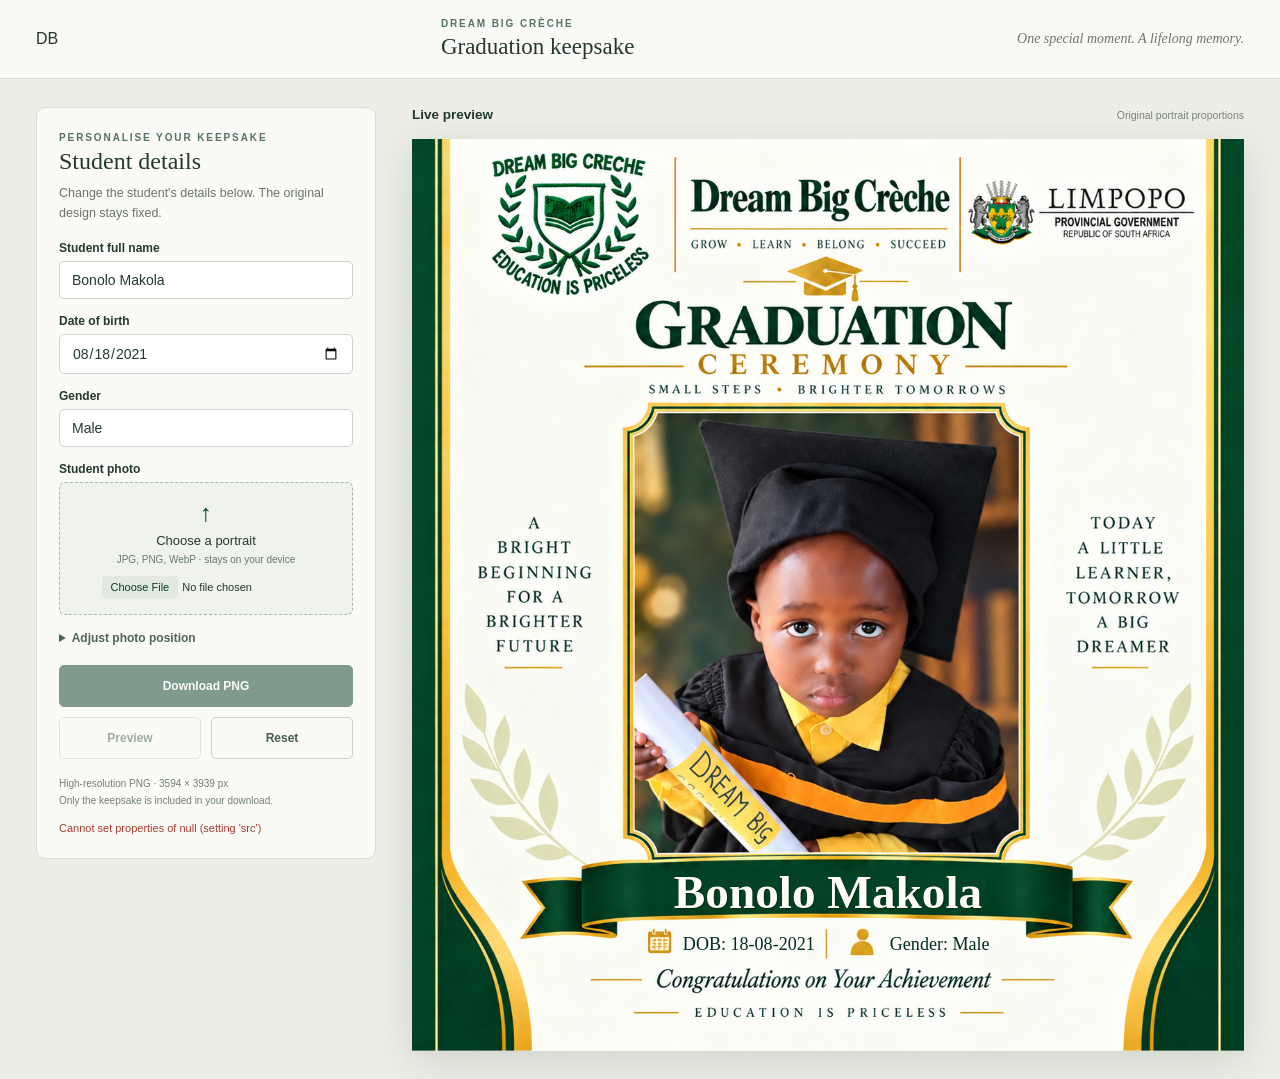
<file: index.html>
<!doctype html>
<html lang="en">
<head>
  <meta charset="utf-8">
  <meta name="viewport" content="width=device-width, initial-scale=1">
  <meta name="theme-color" content="#063e28">
  <title>Dream Big Crèche · Graduation Keepsake</title>
  <link rel="stylesheet" href="style.css">
  <script src="script.js" defer></script>
</head>
<body>
  <header class="app-header">
    <span class="brand-mark" aria-hidden="true">DB</span>
    <div><p class="eyebrow">DREAM BIG CRÈCHE</p><h1>Graduation keepsake</h1></div>
    <span class="header-note">One special moment. A lifelong memory.</span>
  </header>
  <main class="workspace">
    <aside class="editor" aria-labelledby="editor-title">
      <p class="eyebrow">PERSONALISE YOUR KEEPSAKE</p>
      <h2 id="editor-title">Student details</h2>
      <p class="intro">Change the student's details below. The original design stays fixed.</p>
      <form id="student-form">
        <label for="student-name">Student full name</label>
        <input id="student-name" name="student-name" type="text" value="Bonolo Makola" maxlength="80" autocomplete="off" required>
        <label for="student-dob">Date of birth</label>
        <input id="student-dob" name="student-dob" type="date" value="2021-08-18" required>
        <label for="student-gender">Gender</label>
        <input id="student-gender" name="student-gender" type="text" value="Male" maxlength="30" autocomplete="off" required>
        <label for="student-photo">Student photo</label>
        <div class="upload-box">
          <span class="upload-symbol" aria-hidden="true">↑</span>
          <span>Choose a portrait</span>
          <small>JPG, PNG, WebP · stays on your device</small>
          <input id="student-photo" name="student-photo" type="file" accept="image/jpeg,image/png,image/webp">
        </div>
        <details class="photo-adjustments">
          <summary>Adjust photo position</summary>
          <label for="photo-x">Horizontal position</label>
          <input id="photo-x" type="range" min="0" max="100" value="50">
          <label for="photo-y">Vertical position</label>
          <input id="photo-y" type="range" min="0" max="100" value="50">
          <label for="photo-zoom">Photo zoom</label>
          <input id="photo-zoom" type="range" min="100" max="200" value="100">
          <small>Drag the portrait in the preview to reposition it.</small>
        </details>
        <button id="download" class="button primary" type="button" disabled>Download PNG</button>
        <div class="secondary-actions">
          <button id="preview" class="button secondary" type="button" disabled>Preview</button>
          <button id="reset" class="button secondary" type="reset">Reset</button>
        </div>
      </form>
      <p class="export-note">High-resolution PNG · 3594 × 3939 px<br>Only the keepsake is included in your download.</p>
      <p id="status" class="status" role="status" aria-live="polite">Preparing your keepsake…</p>
    </aside>
    <section class="preview-panel" aria-labelledby="preview-title">
      <div class="preview-heading"><h2 id="preview-title">Live preview</h2><span>Original portrait proportions</span></div>
      <div id="poster-stage" class="poster-stage">
        <article id="graduation-card" class="graduation-card" aria-label="Dream Big Crèche graduation keepsake for Bonolo Makola">
          <img id="fixed-artwork" class="fixed-artwork" alt="Cream, green and gold Dream Big Crèche graduation design with Dream Big Crèche and Limpopo Provincial Government logos, ornate frame, leaves, side quotes and ribbon" draggable="false">
          <svg class="clip-definitions" width="0" height="0" aria-hidden="true"><defs><clipPath id="portrait-clip" clipPathUnits="objectBoundingBox"><path d="M .061041 0 H .938959 C .949731 .029921 .96948 .045669 1 .053543 V .946457 C .96948 .954331 .949731 .973228 .938959 1 H .061041 C .050269 .973228 .03052 .954331 0 .946457 V .053543 C .03052 .045669 .050269 .029921 .061041 0 Z"/></clipPath></defs></svg>
          <div id="portrait-window" class="portrait-window"><img id="student-portrait" alt="Bonolo Makola's graduation portrait" draggable="false"></div>
          <div id="name-label" class="name-label">Bonolo Makola</div>
          <div id="dob-label" class="dob-label">DOB: 18-08-2021</div>
          <div id="gender-label" class="gender-label">Gender: Male</div>
          <div class="sr-only">Dream Big Crèche. Limpopo Provincial Government, Republic of South Africa. Grow · Learn · Belong · Succeed. Graduation Ceremony. Small Steps · Brighter Tomorrows. A bright beginning for a brighter future. Today a little learner, tomorrow a big dreamer. Congratulations on Your Achievement. Education is Priceless.</div>
        </article>
      </div>
    </section>
  </main>
  <dialog id="preview-dialog" aria-labelledby="dialog-title">
    <div class="dialog-toolbar"><h2 id="dialog-title">Your graduation keepsake</h2><button id="close-preview" class="button secondary" type="button">Close</button></div>
    <img id="full-preview" alt="Full graduation keepsake preview">
  </dialog>
</body>
</html>
</file>
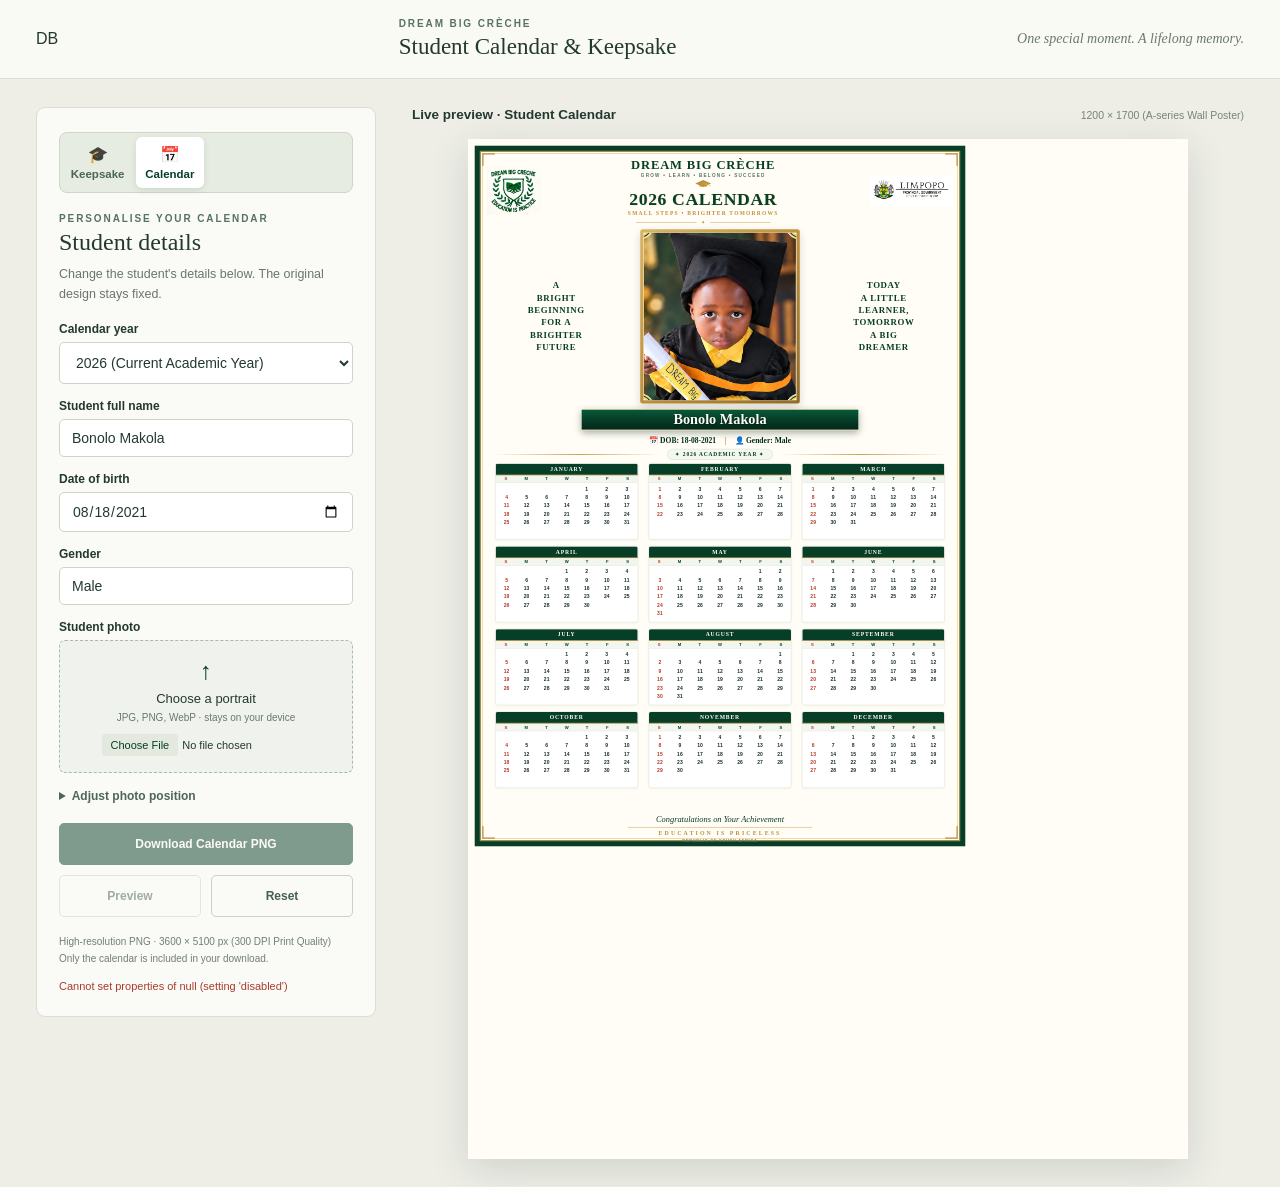
<file: calendar.html>
<!doctype html>
<html lang="en">
<head>
  <meta charset="utf-8">
  <meta name="viewport" content="width=device-width, initial-scale=1">
  <meta name="theme-color" content="#063e28">
  <title>Dream Big Crèche · Student Calendar & Keepsake</title>
  <link rel="stylesheet" href="style.css">
  <script src="reference-data.js"></script>
  <script src="script.js" defer></script>
</head>
<body>
  <header class="app-header">
    <span class="brand-mark" aria-hidden="true">DB</span>
    <div>
      <p class="eyebrow">DREAM BIG CRÈCHE</p>
      <h1>Student Calendar & Keepsake</h1>
    </div>
    <span class="header-note">One special moment. A lifelong memory.</span>
  </header>
  <main class="workspace">
    <aside class="editor" aria-labelledby="editor-title">
      <!-- Template Selector Tabs -->
      <div class="template-selector" role="tablist" aria-label="Template selection">
        <button type="button" id="tab-graduation" class="template-tab" role="tab" aria-selected="false">
          <span class="tab-icon">🎓</span> Keepsake
        </button>
        <button type="button" id="tab-calendar" class="template-tab active" role="tab" aria-selected="true">
          <span class="tab-icon">📅</span> Calendar
        </button>
      </div>

      <p class="eyebrow">PERSONALISE YOUR CALENDAR</p>
      <h2 id="editor-title">Student details</h2>
      <p class="intro">Change the student's details below. The original design stays fixed.</p>

      <form id="student-form">
        <!-- Calendar Year Selector -->
        <div id="calendar-year-group">
          <label for="calendar-year">Calendar year</label>
          <select id="calendar-year" name="calendar-year">
            <option value="2026" selected>2026 (Current Academic Year)</option>
            <option value="2027">2027 (Upcoming Academic Year)</option>
            <option value="2025">2025</option>
            <option value="2028">2028</option>
          </select>
        </div>

        <label for="student-name">Student full name</label>
        <input id="student-name" name="student-name" type="text" value="Bonolo Makola" maxlength="80" autocomplete="off" required>

        <label for="student-dob">Date of birth</label>
        <input id="student-dob" name="student-dob" type="date" value="2021-08-18" required>

        <label for="student-gender">Gender</label>
        <input id="student-gender" name="student-gender" type="text" value="Male" maxlength="30" autocomplete="off" required>

        <label for="student-photo">Student photo</label>
        <div class="upload-box">
          <span class="upload-symbol" aria-hidden="true">↑</span>
          <span>Choose a portrait</span>
          <small>JPG, PNG, WebP · stays on your device</small>
          <input id="student-photo" name="student-photo" type="file" accept="image/jpeg,image/png,image/webp">
        </div>

        <details class="photo-adjustments">
          <summary>Adjust photo position</summary>
          <label for="photo-x">Horizontal position</label>
          <input id="photo-x" type="range" min="0" max="100" value="50">
          <label for="photo-y">Vertical position</label>
          <input id="photo-y" type="range" min="0" max="100" value="50">
          <label for="photo-zoom">Photo zoom</label>
          <input id="photo-zoom" type="range" min="100" max="200" value="100">
          <small>Drag the portrait in the preview to reposition it.</small>
        </details>

        <button id="download" class="button primary" type="button" disabled>Download Calendar PNG</button>
        <div class="secondary-actions">
          <button id="preview" class="button secondary" type="button" disabled>Preview</button>
          <button id="reset" class="button secondary" type="reset">Reset</button>
        </div>
      </form>

      <p class="export-note" id="export-note-text">High-resolution PNG · 3600 × 5100 px (300 DPI Print Quality)<br>Only the calendar is included in your download.</p>
      <p id="status" class="status" role="status" aria-live="polite">Preparing your calendar…</p>
    </aside>

    <section class="preview-panel" aria-labelledby="preview-title">
      <div class="preview-heading">
        <h2 id="preview-title">Live preview · Student Calendar</h2>
        <span id="preview-sub">1200 × 1700 (A-series Wall Poster)</span>
      </div>

      <div id="poster-stage" class="poster-stage mode-calendar">
        <!-- 1. Graduation Card -->
        <article id="graduation-card" class="graduation-card" aria-label="Dream Big Crèche graduation keepsake for Bonolo Makola" hidden>
          <img id="fixed-artwork" class="fixed-artwork" alt="Dream Big Crèche graduation design" draggable="false">
          <svg class="clip-definitions" width="0" height="0" aria-hidden="true">
            <defs>
              <clipPath id="portrait-clip" clipPathUnits="objectBoundingBox">
                <path d="M .061041 0 H .938959 C .949731 .029921 .96948 .045669 1 .053543 V .946457 C .96948 .954331 .949731 .973228 .938959 1 H .061041 C .050269 .973228 .03052 .954331 0 .946457 V .053543 C .03052 .045669 .050269 .029921 .061041 0 Z"/>
              </clipPath>
            </defs>
          </svg>
          <div id="portrait-window" class="portrait-window">
            <img id="student-portrait" alt="Bonolo Makola's graduation portrait" draggable="false">
          </div>
          <div id="name-label" class="name-label">Bonolo Makola</div>
          <div id="dob-label" class="dob-label">DOB: 18-08-2021</div>
          <div id="gender-label" class="gender-label">Gender: Male</div>
        </article>

        <!-- 2. Student Calendar Card -->
        <article id="calendar-card" class="calendar-card" aria-label="Dream Big Crèche 2026 Student Calendar for Bonolo Makola">
          <div class="cal-border-outer"></div>
          <div class="cal-border-gold"></div>
          <div class="cal-border-inner"></div>
          <div class="cal-corner cal-corner-tl"></div>
          <div class="cal-corner cal-corner-tr"></div>
          <div class="cal-corner cal-corner-bl"></div>
          <div class="cal-corner cal-corner-br"></div>

          <header class="cal-header">
            <div class="cal-logo-left">
              <img src="assets/logo-reference.png" alt="Dream Big Crèche Crest" class="cal-crest-img">
            </div>
            <div class="cal-header-center">
              <div class="cal-eyebrow">DREAM BIG CRÈCHE</div>
              <div class="cal-motto">GROW • LEARN • BELONG • SUCCEED</div>
              <div class="cal-cap-wrap">
                <svg class="cal-grad-cap" viewBox="0 0 100 50">
                  <polygon points="50,5 95,25 50,45 5,25" fill="#bd913e"/>
                  <polygon points="25,28 75,28 70,42 30,42" fill="#bd913e"/>
                  <line x1="50" y1="25" x2="88" y2="35" stroke="#e5c365" stroke-width="3"/>
                  <circle cx="88" cy="37" r="3.5" fill="#e5c365"/>
                </svg>
              </div>
              <h1 class="cal-title"><span id="cal-title-year">2026</span> CALENDAR</h1>
              <div class="cal-slogan">SMALL STEPS • BRIGHTER TOMORROWS</div>
              <div class="cal-gold-rule"><span>✦</span></div>
            </div>
            <div class="cal-logo-right">
              <img src="assets/limpopo-logo.png" alt="Limpopo Provincial Government" class="cal-limpopo-img">
            </div>
          </header>

          <section class="cal-student-section">
            <div class="cal-side-quote cal-quote-left">
              <p>A<br>BRIGHT<br>BEGINNING<br>FOR A<br>BRIGHTER<br>FUTURE</p>
            </div>

            <div id="cal-portrait-frame" class="cal-portrait-frame">
              <div id="cal-portrait-window" class="cal-portrait-window">
                <img id="cal-student-portrait" alt="Student Calendar Portrait" draggable="false">
              </div>
            </div>

            <div class="cal-side-quote cal-quote-right">
              <p>TODAY<br>A LITTLE<br>LEARNER,<br>TOMORROW<br>A BIG<br>DREAMER</p>
            </div>
          </section>

          <div class="cal-identity-section">
            <div class="cal-ribbon">
              <div id="cal-name-label" class="cal-name-label">Bonolo Makola</div>
            </div>
            <div class="cal-meta-row">
              <div id="cal-dob-label" class="cal-dob-label">📅  DOB: 18-08-2021</div>
              <span class="cal-meta-sep">|</span>
              <div id="cal-gender-label" class="cal-gender-label">👤  Gender: Male</div>
            </div>
          </div>

          <div class="cal-section-divider">
            <span class="cal-div-line"></span>
            <span class="cal-div-badge" id="cal-academic-badge">✦  2026 ACADEMIC YEAR  ✦</span>
            <span class="cal-div-line"></span>
          </div>

          <div id="cal-months-grid" class="cal-months-grid">
            <!-- Populated dynamically by script.js -->
          </div>

          <footer class="cal-footer">
            <div class="cal-footer-congrats">Congratulations on Your Achievement</div>
            <div class="cal-footer-rule"></div>
            <div class="cal-footer-slogan">EDUCATION IS PRICELESS</div>
            <div class="cal-footer-sub">REPUBLIC OF SOUTH AFRICA</div>
          </footer>
        </article>
      </div>
    </section>
  </main>
  <dialog id="preview-dialog" aria-labelledby="dialog-title">
    <div class="dialog-toolbar">
      <h2 id="dialog-title">Your student calendar preview</h2>
      <button id="close-preview" class="button secondary" type="button">Close</button>
    </div>
    <img id="full-preview" alt="Full calendar preview">
  </dialog>
</body>
</html>
</file>
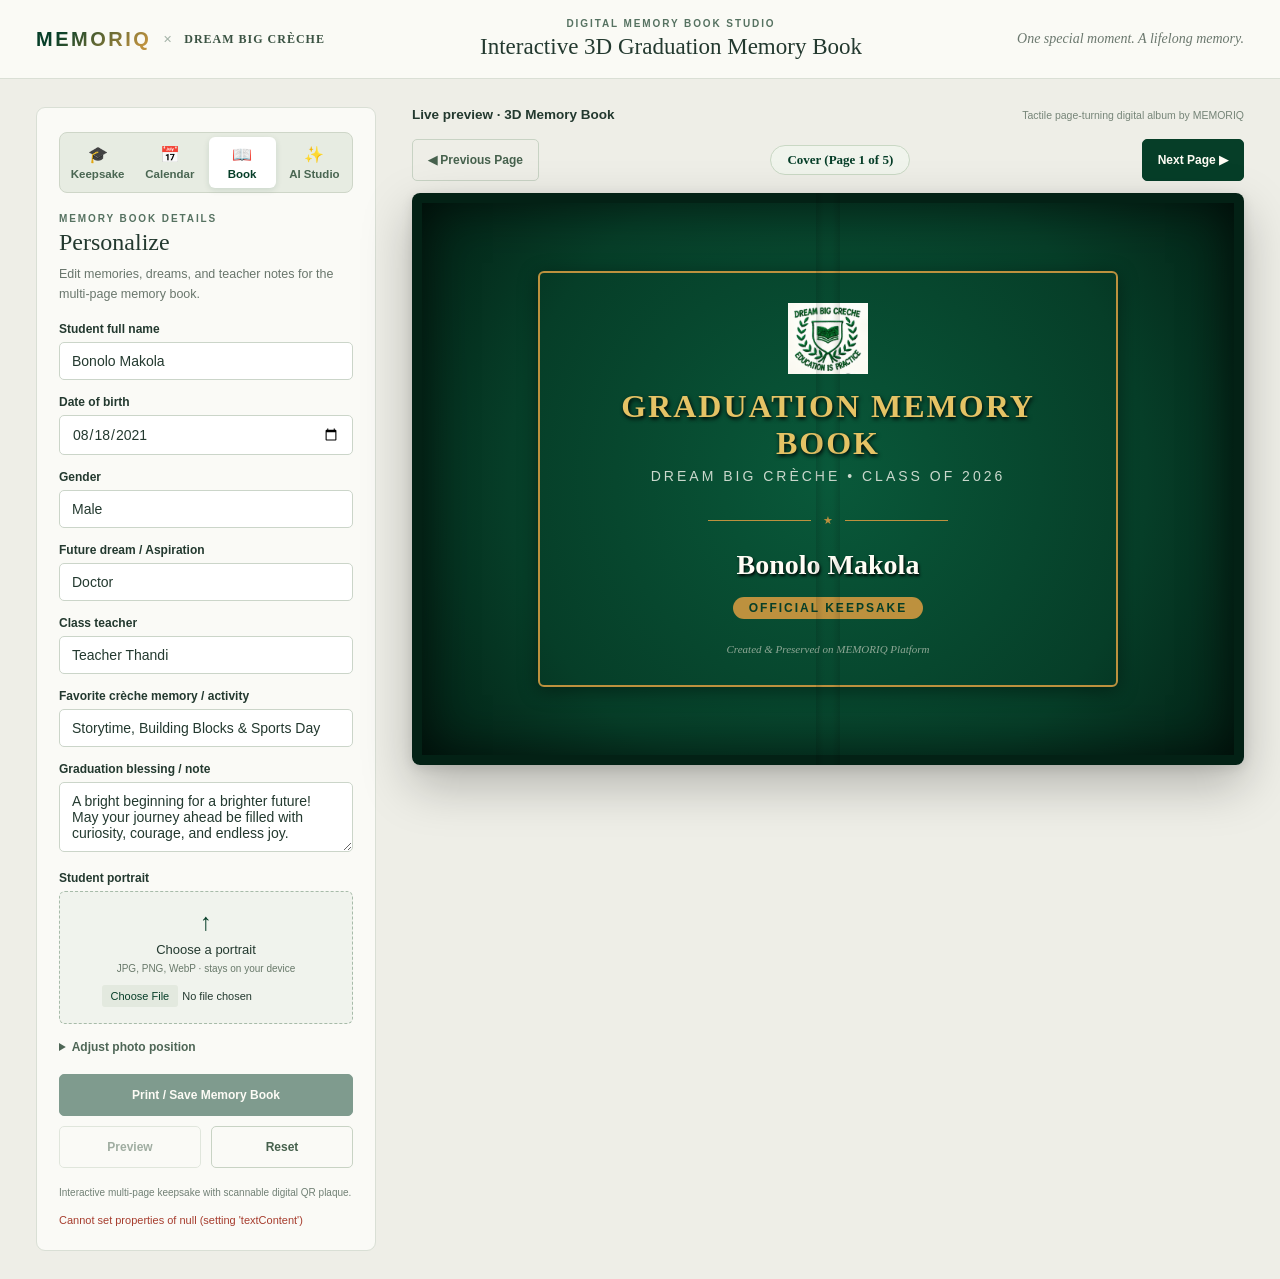
<file: memory-book.html>
<!doctype html>
<html lang="en">
<head>
  <meta charset="utf-8">
  <meta name="viewport" content="width=device-width, initial-scale=1">
  <meta name="theme-color" content="#063e28">
  <title>MEMORIQ · 3D Graduation Memory Book & Keepsake</title>
  <link rel="stylesheet" href="style.css">
  <script src="reference-data.js"></script>
  <script src="qr-generator.js"></script>
  <script src="ai-engine.js"></script>
  <script src="script.js" defer></script>
</head>
<body>
  <header class="app-header">
    <div class="brand-cluster">
      <span class="memoriq-logo">MEMORIQ</span>
      <span class="brand-divider">✕</span>
      <span class="creche-badge">DREAM BIG CRÈCHE</span>
    </div>
    <div class="header-center">
      <p class="eyebrow">DIGITAL MEMORY BOOK STUDIO</p>
      <h1>Interactive 3D Graduation Memory Book</h1>
    </div>
    <span class="header-note">One special moment. A lifelong memory.</span>
  </header>

  <main class="workspace">
    <aside class="editor" aria-labelledby="editor-title">
      <div class="template-selector" role="tablist">
        <button type="button" id="tab-graduation" class="template-tab" role="tab" aria-selected="false">
          <span class="tab-icon">🎓</span> Keepsake
        </button>
        <button type="button" id="tab-calendar" class="template-tab" role="tab" aria-selected="false">
          <span class="tab-icon">📅</span> Calendar
        </button>
        <button type="button" id="tab-book" class="template-tab active" role="tab" aria-selected="true">
          <span class="tab-icon">📖</span> Book
        </button>
        <button type="button" id="tab-ai" class="template-tab" role="tab" aria-selected="false">
          <span class="tab-icon">✨</span> AI Studio
        </button>
      </div>

      <p class="eyebrow">MEMORY BOOK DETAILS</p>
      <h2 id="editor-title">Personalize</h2>
      <p class="intro">Edit memories, dreams, and teacher notes for the multi-page memory book.</p>

      <form id="student-form">
        <div id="calendar-year-group" style="display: none;">
          <label for="calendar-year">Academic calendar year</label>
          <select id="calendar-year" name="calendar-year">
            <option value="2026" selected>2026 (Current Academic Year)</option>
            <option value="2027">2027 (Upcoming Academic Year)</option>
            <option value="2025">2025</option>
            <option value="2028">2028</option>
          </select>
        </div>

        <label for="student-name">Student full name</label>
        <input id="student-name" name="student-name" type="text" value="Bonolo Makola" maxlength="80" required>

        <label for="student-dob">Date of birth</label>
        <input id="student-dob" name="student-dob" type="date" value="2021-08-18" required>

        <label for="student-gender">Gender</label>
        <input id="student-gender" name="student-gender" type="text" value="Male" maxlength="30" required>

        <div id="memory-book-fields">
          <label for="student-dream">Future dream / Aspiration</label>
          <input id="student-dream" name="student-dream" type="text" value="Doctor" maxlength="50">

          <label for="teacher-name">Class teacher</label>
          <input id="teacher-name" name="teacher-name" type="text" value="Teacher Thandi" maxlength="60">

          <label for="favorite-memory">Favorite crèche memory / activity</label>
          <input id="favorite-memory" name="favorite-memory" type="text" value="Storytime, Building Blocks & Sports Day" maxlength="80">

          <label for="custom-blessing">Graduation blessing / note</label>
          <textarea id="custom-blessing" name="custom-blessing" rows="3">A bright beginning for a brighter future! May your journey ahead be filled with curiosity, courage, and endless joy.</textarea>
        </div>

        <label for="student-photo">Student portrait</label>
        <div class="upload-box">
          <span class="upload-symbol" aria-hidden="true">↑</span>
          <span>Choose a portrait</span>
          <small>JPG, PNG, WebP · stays on your device</small>
          <input id="student-photo" name="student-photo" type="file" accept="image/jpeg,image/png,image/webp">
        </div>

        <details class="photo-adjustments">
          <summary>Adjust photo position</summary>
          <label for="photo-x">Horizontal position</label>
          <input id="photo-x" type="range" min="0" max="100" value="50">
          <label for="photo-y">Vertical position</label>
          <input id="photo-y" type="range" min="0" max="100" value="50">
          <label for="photo-zoom">Photo zoom</label>
          <input id="photo-zoom" type="range" min="100" max="200" value="100">
        </details>

        <button id="download" class="button primary" type="button" disabled>Print / Save Memory Book</button>
        <div class="secondary-actions">
          <button id="preview" class="button secondary" type="button" disabled>Preview</button>
          <button id="reset" class="button secondary" type="reset">Reset</button>
        </div>
      </form>

      <p class="export-note" id="export-note-text">Interactive multi-page keepsake with scannable digital QR plaque.</p>
      <p id="status" class="status" role="status" aria-live="polite">Preparing your book…</p>
    </aside>

    <section class="preview-panel" aria-labelledby="preview-title">
      <div class="preview-heading">
        <h2 id="preview-title">Live preview · 3D Memory Book</h2>
        <span id="preview-sub">Tactile page-turning digital album by MEMORIQ</span>
      </div>

      <!-- Poster Stage (Hidden by default in book mode) -->
      <div id="poster-stage" class="poster-stage mode-hidden">
        <article id="graduation-card" class="graduation-card" hidden>
          <img id="fixed-artwork" class="fixed-artwork" draggable="false">
          <svg class="clip-definitions" width="0" height="0"><defs><clipPath id="portrait-clip" clipPathUnits="objectBoundingBox"><path d="M .061041 0 H .938959 C .949731 .029921 .96948 .045669 1 .053543 V .946457 C .96948 .954331 .949731 .973228 .938959 1 H .061041 C .050269 .973228 .03052 .954331 0 .946457 V .053543 C .03052 .045669 .050269 .029921 .061041 0 Z"/></clipPath></defs></svg>
          <div id="portrait-window" class="portrait-window"><img id="student-portrait" draggable="false"></div>
          <div id="name-label" class="name-label">Bonolo Makola</div>
          <div id="dob-label" class="dob-label">DOB: 18-08-2021</div>
          <div id="gender-label" class="gender-label">Gender: Male</div>
        </article>

        <article id="calendar-card" class="calendar-card" hidden>
          <div class="cal-border-outer"></div>
          <div class="cal-border-gold"></div>
          <div class="cal-border-inner"></div>
          <header class="cal-header">
            <div class="cal-logo-left"><img src="assets/logo-reference.png" class="cal-crest-img"></div>
            <div class="cal-header-center">
              <div class="cal-eyebrow">DREAM BIG CRÈCHE</div>
              <h1 class="cal-title"><span id="cal-title-year">2026</span> CALENDAR</h1>
            </div>
            <div class="cal-logo-right"><img src="assets/limpopo-logo.png" class="cal-limpopo-img"></div>
          </header>
          <section class="cal-student-section">
            <div id="cal-portrait-frame" class="cal-portrait-frame">
              <div id="cal-portrait-window" class="cal-portrait-window"><img id="cal-student-portrait" draggable="false"></div>
            </div>
          </section>
          <div class="cal-identity-section">
            <div class="cal-ribbon"><div id="cal-name-label" class="cal-name-label">Bonolo Makola</div></div>
            <div class="cal-meta-row">
              <div id="cal-dob-label" class="cal-dob-label">📅  DOB: 18-08-2021</div>
              <span class="cal-meta-sep">|</span>
              <div id="cal-gender-label" class="cal-gender-label">👤  Gender: Male</div>
            </div>
          </div>
          <div id="cal-months-grid" class="cal-months-grid"></div>
        </article>
      </div>

      <!-- 3D Flip Memory Book Stage -->
      <div id="book-stage" class="book-stage active">
        <div class="book-nav">
          <button id="book-prev" class="button secondary" type="button">◀ Previous Page</button>
          <span id="book-counter" class="book-counter">Cover (Page 1 of 5)</span>
          <button id="book-next" class="button primary" type="button" style="width: auto;">Next Page ▶</button>
        </div>

        <div class="book-viewport">
          <div id="spread-0" class="book-spread">
            <div class="book-cover">
              <div class="book-cover-frame">
                <img src="assets/logo-reference.png" alt="Crest" style="width: 80px; height: auto;">
                <div class="book-cover-title">GRADUATION MEMORY BOOK</div>
                <div class="book-cover-sub">DREAM BIG CRÈCHE • CLASS OF 2026</div>
                <div class="cal-gold-rule" style="width: 240px; margin: 10px 0;"><span>★</span></div>
                <div id="book-cover-name" class="book-cover-name">Bonolo Makola</div>
                <span class="book-cover-badge">OFFICIAL KEEPSAKE</span>
                <div class="book-cover-by">Created & Preserved on MEMORIQ Platform</div>
              </div>
            </div>
          </div>

          <div id="spread-1" class="book-spread" style="display: none;">
            <div class="book-page book-page-left">
              <div class="page-header-row"><h3 class="page-title">Graduate Portrait</h3><span class="page-num">Page 2</span></div>
              <div class="page-body" style="align-items: center; justify-content: center;">
                <div class="book-portrait-box"><img id="book-portrait-img" alt="Student Portrait"></div>
                <h4 id="book-p1-name" style="margin: 10px 0 4px; font: bold 20px var(--serif); color: var(--green);">Bonolo Makola</h4>
                <p id="book-p1-meta" style="margin: 0; font-size: 13px; color: #5f7064;">DOB: 18-08-2021 · Male</p>
                <div class="book-quote-banner">"Today a little learner, tomorrow a big dreamer. Small steps lead to brighter tomorrows."</div>
              </div>
            </div>
            <div class="book-page book-page-right">
              <div class="page-header-row"><h3 class="page-title">Certificate of Graduation</h3><span class="page-num">Page 3</span></div>
              <div class="page-body" style="text-align: center; justify-content: center; padding: 10px;">
                <img src="assets/limpopo-logo.png" alt="Government Logo" style="max-height: 48px; margin: 0 auto 12px; object-fit: contain;">
                <p style="font: italic 13px Georgia, serif; color: #567261; margin: 0 0 6px;">This certifies that</p>
                <h2 id="book-cert-name" style="font: bold 26px var(--serif); color: var(--green); margin: 0 0 10px; border-bottom: 2px solid var(--gold); padding-bottom: 8px;">Bonolo Makola</h2>
                <p style="font: 13px/1.6 Arial, sans-serif; color: #3b5042; margin: 0 0 14px;">has joyfully completed their early childhood foundation phase at <strong>Dream Big Crèche</strong> and is ready to soar into Grade R!</p>
                <div style="display: flex; justify-content: space-around; margin-top: 18px; border-top: 1px dashed #c9d8c4; padding-top: 12px;">
                  <div>
                    <span style="display: block; font: italic 16px Georgia, serif; color: var(--green);" id="book-teacher-sign">Teacher Thandi</span>
                    <small style="color: #7b8a7f;">Head Teacher</small>
                  </div>
                  <div>
                    <span style="display: block; font: bold 14px var(--serif); color: var(--gold);">★ EDUCATION IS PRICELESS ★</span>
                    <small style="color: #7b8a7f;">Official Seal</small>
                  </div>
                </div>
              </div>
            </div>
          </div>

          <div id="spread-2" class="book-spread" style="display: none;">
            <div class="book-page book-page-left">
              <div class="page-header-row"><h3 class="page-title">My Crèche Journey</h3><span class="page-num">Page 4</span></div>
              <div class="page-body">
                <div style="background: #f4f7ee; border-radius: 6px; padding: 14px; margin-bottom: 12px;">
                  <h4 style="margin: 0 0 6px; color: var(--green); font-size: 14px;">🚀 When I Grow Up, I Want To Be A:</h4>
                  <p id="book-dream-display" style="margin: 0; font: bold 18px var(--serif); color: var(--gold);">Doctor</p>
                </div>
                <div style="background: #ffffff; border: 1px solid #dcd3c1; border-radius: 6px; padding: 14px; margin-bottom: 12px;">
                  <h4 style="margin: 0 0 6px; color: var(--green); font-size: 14px;">🎨 Favorite Crèche Activity:</h4>
                  <p id="book-memory-display" style="margin: 0; font-size: 13px; color: #384d3f;">Storytime, Building Blocks & Sports Day</p>
                </div>
                <div class="book-quote-banner" id="book-dreams-story">
                  "At Dream Big Crèche, big dreams start with curiosity and kindness. No dream is too far away!"
                </div>
              </div>
            </div>
            <div class="book-page book-page-right">
              <div class="page-header-row"><h3 class="page-title">Teacher's Blessing</h3><span class="page-num">Page 5</span></div>
              <div class="page-body" style="justify-content: space-between;">
                <p id="book-teacher-blessing-text" style="font: italic 14px/1.8 Georgia, serif; color: var(--ink); margin: 10px 0;">
                  "Dear Bonolo, having you in our classroom was a true blessing. Your bright smile, curiosity, and kindness brought joy to all of us. As you step forward, remember that you are capable of amazing things! — Teacher Thandi"
                </p>
                <div style="background: #fbf8ee; border: 1px solid #ebd9a8; border-radius: 6px; padding: 12px; margin-top: auto;">
                  <strong style="color: var(--green); font-size: 12px;">Crèche Core Values:</strong>
                  <p style="margin: 4px 0 0; font: bold 12px Arial, sans-serif; color: var(--gold);">GROW • LEARN • BELONG • SUCCEED</p>
                </div>
              </div>
            </div>
          </div>

          <div id="spread-3" class="book-spread" style="display: none;">
            <div class="book-page book-page-left">
              <div class="page-header-row"><h3 class="page-title">2026 School Calendar · H1</h3><span class="page-num">Page 6</span></div>
              <div class="page-body" id="book-cal-h1"></div>
            </div>
            <div class="book-page book-page-right">
              <div class="page-header-row"><h3 class="page-title">2026 School Calendar · H2</h3><span class="page-num">Page 7</span></div>
              <div class="page-body" id="book-cal-h2"></div>
            </div>
          </div>

          <div id="spread-4" class="book-spread" style="display: none;">
            <div class="book-page book-page-left">
              <div class="page-header-row"><h3 class="page-title">Autographs & Wishes</h3><span class="page-num">Page 8</span></div>
              <div class="page-body" style="border: 2px dashed #d5decb; border-radius: 6px; padding: 14px; background: #fafaf5;">
                <p style="margin: 0 0 10px; font: italic 12px Georgia, serif; color: #768578; text-align: center;">Space for teachers, classmates & family to write warm wishes:</p>
                <div style="display: flex; flex-direction: column; gap: 20px; margin-top: 18px;">
                  <div style="border-bottom: 1px solid #cbd5c9; height: 26px;"></div>
                  <div style="border-bottom: 1px solid #cbd5c9; height: 26px;"></div>
                  <div style="border-bottom: 1px solid #cbd5c9; height: 26px;"></div>
                  <div style="border-bottom: 1px solid #cbd5c9; height: 26px;"></div>
                </div>
              </div>
            </div>
            <div class="book-page book-page-right">
              <div class="page-header-row"><h3 class="page-title">Digital Memory Plaque</h3><span class="page-num">Back Cover</span></div>
              <div class="page-body" style="align-items: center; justify-content: center; text-align: center;">
                <div class="digital-plaque-card">
                  <span class="ai-badge">★ MEMORIQ DIGITAL PLAQUE ★</span>
                  <p style="font-size: 12px; color: #4e6656; margin: 8px 0 4px;">Scan with any phone camera to view this keepsake online:</p>
                  <div id="plaque-qr-container" class="plaque-qr-box"></div>
                  <p id="plaque-url-text" style="font: bold 11px Arial, sans-serif; color: var(--green); margin: 0;">students-lemon-seven.vercel.app</p>
                </div>
              </div>
            </div>
          </div>
        </div>
      </div>

      <!-- AI Studio Stage -->
      <div id="ai-stage" class="ai-studio-panel">
        <div class="ai-header-row">
          <div>
            <span class="ai-badge">✨ MEMORIQ AI CO-PILOT</span>
            <h3 style="margin: 6px 0 0; font: bold 22px Georgia, serif; color: var(--green);">AI Keepsake & Storytelling Assistant</h3>
          </div>
          <button id="toggle-gemini-settings" class="button secondary" type="button">⚙️ Gemini API Key</button>
        </div>
        <div id="gemini-key-box" style="display: none; background: #f3f6ee; border: 1px solid #c8d8c2; border-radius: 6px; padding: 14px; margin-bottom: 16px;">
          <label for="gemini-api-key" style="margin-top: 0;">Google Gemini API Key (Optional):</label>
          <div style="display: flex; gap: 8px;">
            <input id="gemini-api-key" type="password" placeholder="AIzaSy..." style="flex: 1;">
            <button id="save-gemini-key" class="button primary" type="button" style="width: auto;">Save</button>
          </div>
        </div>
        <div style="display: grid; grid-template-columns: 1fr 1fr; gap: 14px;">
          <div>
            <label for="ai-gen-type">What would you like to generate?</label>
            <select id="ai-gen-type">
              <option value="graduation_wish" selected>🌟 Graduation Congratulation & Blessing</option>
              <option value="teacher_note">👩‍🏫 Teacher's Personal Closing Note</option>
              <option value="dreams_story">🚀 "When I Grow Up" Dreams Story</option>
            </select>
          </div>
          <div>
            <label for="ai-gen-lang">Language:</label>
            <select id="ai-gen-lang">
              <option value="en" selected>English</option>
              <option value="nso">Sepedi (Northern Sotho)</option>
              <option value="sot">Sesotho</option>
              <option value="zul">isiZulu</option>
            </select>
          </div>
        </div>
        <div style="margin-top: 14px;">
          <label style="margin-top: 0;">Quick Generation Prompts:</label>
          <div class="ai-quick-buttons">
            <button type="button" class="ai-chip-btn" data-type="graduation_wish" data-lang="en">✨ Proud Parent Wish</button>
            <button type="button" class="ai-chip-btn" data-type="teacher_note" data-lang="en">🎓 Loving Teacher Note</button>
            <button type="button" class="ai-chip-btn" data-type="dreams_story" data-lang="en">🌟 Future Dream Story</button>
            <button type="button" class="ai-chip-btn" data-type="graduation_wish" data-lang="nso">🇿🇦 Sepedi Graduation Blessing</button>
            <button type="button" class="ai-chip-btn" data-type="graduation_wish" data-lang="zul">🇿🇦 isiZulu Celebration Wish</button>
          </div>
        </div>
        <div>
          <label for="ai-custom-prompt">Custom instructions or student story (Optional):</label>
          <input id="ai-custom-prompt" type="text" placeholder="e.g. Write an encouraging message mentioning how much Bonolo loves drawing and helping friends">
        </div>
        <button id="btn-generate-ai" class="button primary" type="button" style="margin-top: 14px;">✨ Generate with Memoriq AI</button>
        <div id="ai-output-container" style="display: none;">
          <label style="margin-bottom: 4px;">Generated Message:</label>
          <div id="ai-output-text" class="ai-output-box"></div>
          <div class="ai-actions-row">
            <button id="btn-apply-to-book" class="button secondary" type="button">📖 Apply to Memory Book</button>
            <button id="btn-copy-ai" class="button secondary" type="button">📋 Copy Text</button>
          </div>
        </div>
      </div>
    </section>
  </main>

  <dialog id="preview-dialog" aria-labelledby="dialog-title">
    <div class="dialog-toolbar"><h2 id="dialog-title">Preview</h2><button id="close-preview" class="button secondary">Close</button></div>
    <img id="full-preview" alt="Full preview">
  </dialog>
</body>
</html>
</file>
<file: style.css>
:root {
  color-scheme: light;
  --green: #063e28;
  --gold: #bd913e;
  --gold-light: #e5c365;
  --ink: #23392f;
  --serif: "Times New Roman", Times, serif;
}
* { box-sizing: border-box; }
body { margin: 0; background: #eeeee7; color: var(--ink); font-family: Arial, Helvetica, sans-serif; }

/* Header & Brand Cluster */
.app-header {
  display: flex;
  align-items: center;
  justify-content: space-between;
  gap: 18px;
  padding: 18px 36px;
  background: #fafaf5;
  border-bottom: 1px solid #dadfd5;
}
.brand-cluster {
  display: flex;
  align-items: center;
  gap: 12px;
}
.memoriq-logo {
  font: 900 20px "Arial Black", Arial, sans-serif;
  letter-spacing: 2.5px;
  color: var(--green);
  background: linear-gradient(135deg, #063e28 20%, #bd913e 90%);
  -webkit-background-clip: text;
  -webkit-text-fill-color: transparent;
}
.brand-divider {
  color: #a4b3a7;
  font-size: 11px;
}
.creche-badge {
  font: bold 12px var(--serif);
  color: #3b5343;
  letter-spacing: 1px;
}
.header-center {
  text-align: center;
}
.eyebrow {
  margin: 0 0 5px;
  color: #567261;
  font-size: 10px;
  letter-spacing: 1.9px;
  font-weight: 700;
}
h1 { margin: 0; font: 23px Georgia, serif; }
.header-note { color: #6b786e; font: italic 14px Georgia, serif; }

/* Main Workspace */
.workspace {
  display: grid;
  grid-template-columns: 340px minmax(0, 1fr);
  gap: 36px;
  max-width: 1520px;
  margin: 28px auto;
  padding: 0 36px;
  align-items: start;
}
.editor {
  background: #fafaf6;
  border: 1px solid #d9dfd5;
  border-radius: 9px;
  padding: 24px 22px 20px;
}
.editor h2 { font: 24px Georgia, serif; margin: 0 0 8px; }
.intro { margin: 0 0 18px; color: #69766c; font-size: 12.5px; line-height: 1.6; }

/* 4-Tab Template Selector */
.template-selector {
  display: grid;
  grid-template-columns: repeat(4, 1fr);
  gap: 5px;
  margin-bottom: 20px;
  background: #e7ece2;
  padding: 4px;
  border-radius: 8px;
  border: 1px solid #ced6c8;
}
.template-tab {
  display: flex;
  flex-direction: column;
  align-items: center;
  justify-content: center;
  gap: 4px;
  padding: 8px 4px;
  border: 0;
  border-radius: 6px;
  background: transparent;
  color: #4a6652;
  font: 700 11.5px Arial, sans-serif;
  cursor: pointer;
  transition: all 0.15s ease;
  text-align: center;
}
.template-tab:hover {
  color: var(--green);
  background: rgba(255, 255, 255, 0.6);
}
.template-tab.active {
  background: #ffffff;
  color: var(--green);
  box-shadow: 0 2px 6px rgba(6, 62, 40, 0.12);
}
.template-tab .tab-icon {
  font-size: 16px;
}

label { display: block; margin: 15px 0 6px; font-size: 12px; font-weight: 700; }
input:not([type=file]):not([type=range]), select, textarea {
  width: 100%;
  padding: 10px 12px;
  border: 1px solid #cbd5c9;
  border-radius: 5px;
  background: white;
  font: 14px Arial, sans-serif;
  color: var(--ink);
}
textarea { resize: vertical; min-height: 64px; }
select { height: 42px; cursor: pointer; }
input:focus-visible, select:focus-visible, textarea:focus-visible, button:focus-visible, summary:focus-visible {
  outline: 2px solid var(--gold);
  outline-offset: 2px;
}

/* Upload Box */
.upload-box {
  position: relative;
  display: flex;
  align-items: center;
  flex-direction: column;
  gap: 6px;
  padding: 16px 7px;
  background: #f0f3ed;
  border: 1px dashed #a7bba9;
  border-radius: 6px;
  font-size: 13px;
}
.upload-symbol { font-size: 24px; color: var(--green); }
.upload-box small { color: #68796a; font-size: 10px; }
.upload-box input { max-width: 235px; font-size: 11px; cursor: pointer; margin-top: 5px; }
input::file-selector-button { background: #e3e9df; color: var(--green); padding: 5px 9px; border: 0; border-radius: 3px; cursor: pointer; }
.photo-adjustments { margin: 16px 0 20px; font-size: 12px; }
summary { cursor: pointer; color: #4e6656; font-weight: 600; }
input[type=range] { width: 100%; accent-color: var(--green); }
.photo-adjustments small { display: block; color: #69766c; line-height: 1.5; margin-top: 8px; }

/* Buttons */
.button {
  min-height: 42px;
  padding: 11px 15px;
  border-radius: 5px;
  font: 700 12px Arial, sans-serif;
  cursor: pointer;
  transition: background .15s, opacity .15s;
}
.primary { width: 100%; background: var(--green); color: #fffdf5; border: 1px solid var(--green); }
.primary:hover { background: #0c5137; }
.secondary { border: 1px solid #c8d3c4; color: #46614d; background: transparent; }
.secondary:hover { background: #e9eee5; }
.button:disabled { opacity: .5; cursor: wait; }
.secondary-actions { display: grid; grid-template-columns: 1fr 1fr; gap: 10px; margin-top: 10px; }
.export-note { font-size: 10px; line-height: 1.7; color: #718075; margin-top: 16px; }
.status { font-size: 11px; color: #526f5b; line-height: 1.6; margin-bottom: 0; min-height: 18px; }
.status.error { color: #a63c2d; }

/* Preview Heading */
.preview-panel { min-width: 0; }
.preview-heading { display: flex; justify-content: space-between; gap: 12px; align-items: center; margin-bottom: 17px; }
.preview-heading h2 { margin: 0; font-size: 13.5px; font-weight: 600; }
.preview-heading span { font-size: 10.5px; color: #768578; }

/* Stage Wrapper */
.poster-stage {
  position: relative;
  width: 100%;
  max-width: 840px;
  margin: 0 auto;
  aspect-ratio: 1198 / 1313;
  box-shadow: 0 10px 38px #12332024;
  overflow: hidden;
  background: #fffdf5;
  transition: max-width 0.25s ease, aspect-ratio 0.25s ease;
}
.poster-stage.mode-calendar {
  max-width: 720px;
  aspect-ratio: 1200 / 1700;
}
.poster-stage.mode-hidden {
  display: none !important;
}

/* Graduation Card */
.graduation-card {
  width: 1198px;
  height: 1313px;
  position: absolute;
  inset: 0 auto auto 0;
  transform: scale(var(--poster-scale, .6));
  transform-origin: top left;
  overflow: hidden;
  background: #fffdf5;
}
.graduation-card[hidden], .calendar-card[hidden] {
  display: none !important;
}
.fixed-artwork { display: block; position: absolute; inset: 0; width: 1198px; height: 1313px; user-select: none; }
.clip-definitions { position: absolute; }
.portrait-window { position: absolute; left: 319px; top: 394px; width: 557px; height: 635px; clip-path: url(#portrait-clip); overflow: hidden; cursor: grab; touch-action: none; }
.portrait-window.dragging { cursor: grabbing; }
.portrait-window img { display: block; width: 100%; height: 100%; object-fit: cover; object-position: var(--photo-x, 50%) var(--photo-y, 50%); transform: scale(var(--photo-zoom, 1)); transform-origin: var(--photo-x, 50%) var(--photo-y, 50%); user-select: none; }
.name-label { position: absolute; left: 316px; top: 1047px; width: 566px; height: 74px; display: flex; justify-content: center; align-items: center; white-space: pre; color: #fffdf4; font-family: var(--serif); font-size: 68px; font-weight: 700; line-height: 1; text-shadow: 1px 2px 2px #002918; }
.dob-label, .gender-label { position: absolute; height: 39px; display: flex; align-items: center; font: 26px/1 var(--serif); color: #002d1c; white-space: pre; }
.dob-label { top: 1140px; left: 390px; width: 185px; }
.gender-label { top: 1140px; left: 688px; width: 195px; }

/* Calendar Card */
.calendar-card {
  width: 1200px;
  height: 1700px;
  position: absolute;
  inset: 0 auto auto 0;
  transform: scale(var(--calendar-scale, .42));
  transform-origin: top left;
  overflow: hidden;
  background: #fffdf5;
  box-sizing: border-box;
}
.cal-border-outer { position: absolute; inset: 16px; border: 14px solid #063e28; pointer-events: none; }
.cal-border-gold { position: absolute; inset: 28px; border: 2.5px solid #bd913e; pointer-events: none; }
.cal-border-inner { position: absolute; inset: 34px; border: 1px solid #d4af37; pointer-events: none; }
.cal-corner { position: absolute; width: 30px; height: 30px; border-color: #bd913e; border-style: solid; pointer-events: none; }
.cal-corner-tl { top: 34px; left: 34px; border-width: 3px 0 0 3px; }
.cal-corner-tr { top: 34px; right: 34px; border-width: 3px 3px 0 0; }
.cal-corner-bl { bottom: 34px; left: 34px; border-width: 0 0 3px 3px; }
.cal-corner-br { bottom: 34px; right: 34px; border-width: 0 3px 3px 0; }

.cal-header { position: absolute; top: 42px; left: 45px; right: 45px; height: 165px; display: flex; align-items: center; justify-content: space-between; }
.cal-logo-left { width: 140px; text-align: left; }
.cal-crest-img { max-width: 128px; max-height: 115px; object-fit: contain; }
.cal-logo-right { width: 220px; text-align: right; }
.cal-limpopo-img { max-width: 205px; max-height: 75px; object-fit: contain; }
.cal-header-center { flex: 1; text-align: center; display: flex; flex-direction: column; align-items: center; }
.cal-eyebrow { font: bold 30px Georgia, serif; color: var(--green); letter-spacing: 2px; line-height: 1.1; }
.cal-motto { font: bold 11px Arial, sans-serif; color: #567261; letter-spacing: 3px; margin-top: 3px; }
.cal-cap-wrap { margin: 3px 0 2px; width: 42px; height: 22px; }
.cal-grad-cap { width: 100%; height: 100%; }
.cal-title { margin: 0; font: bold 42px/1.1 var(--serif); color: var(--green); text-shadow: 1px 2px 3px rgba(189, 145, 62, 0.35); letter-spacing: 1.5px; }
.cal-slogan { font: bold 13px var(--serif); color: var(--gold); letter-spacing: 3px; margin-top: 4px; }
.cal-gold-rule { display: flex; align-items: center; justify-content: center; gap: 12px; width: 320px; margin-top: 6px; color: var(--gold); font-size: 11px; }
.cal-gold-rule::before, .cal-gold-rule::after { content: ""; flex: 1; height: 1px; background: var(--gold); }

.cal-student-section { position: absolute; top: 215px; left: 45px; right: 45px; height: 415px; display: flex; align-items: center; justify-content: space-between; }
.cal-side-quote { width: 330px; text-align: center; display: flex; flex-direction: column; align-items: center; gap: 12px; }
.cal-side-quote p { margin: 0; font: bold 21px/1.4 var(--serif); color: var(--green); letter-spacing: 1.5px; }
.cal-portrait-frame { position: relative; width: 380px; height: 415px; padding: 8px; background: linear-gradient(135deg, #d8b467 0%, #bd913e 50%, #906c27 100%); border-radius: 6px; box-shadow: 0 8px 24px rgba(0, 0, 0, 0.15); clip-path: url(#portrait-clip); }
.cal-portrait-window { position: relative; width: 100%; height: 100%; clip-path: url(#portrait-clip); overflow: hidden; cursor: grab; touch-action: none; background: #fcfaf0; }
.cal-portrait-window.dragging { cursor: grabbing; }
.cal-portrait-window img { display: block; width: 100%; height: 100%; object-fit: cover; object-position: var(--photo-x, 50%) var(--photo-y, 50%); transform: scale(var(--photo-zoom, 1)); transform-origin: var(--photo-x, 50%) var(--photo-y, 50%); user-select: none; }

.cal-identity-section { position: absolute; top: 642px; left: 45px; right: 45px; text-align: center; }
.cal-ribbon { position: relative; width: 660px; height: 52px; margin: 0 auto; background: linear-gradient(180deg, #09593a 0%, #063e28 50%, #042719 100%); border-top: 2.5px solid #ecd382; border-bottom: 2.5px solid #946e27; border-radius: 3px; box-shadow: 0 6px 18px rgba(0, 31, 19, 0.35); display: flex; align-items: center; justify-content: center; }
.cal-name-label { color: #fffdf4; font-family: var(--serif); font-size: 34px; font-weight: 700; line-height: 1; text-shadow: 1px 2px 3px #001f13; white-space: pre; max-width: 620px; overflow: hidden; text-overflow: ellipsis; }
.cal-meta-row { margin-top: 12px; display: flex; align-items: center; justify-content: center; gap: 20px; font: bold 18px var(--serif); color: #002d1c; }
.cal-meta-sep { color: var(--gold); font-size: 20px; }

.cal-section-divider { position: absolute; top: 738px; left: 65px; right: 65px; display: flex; align-items: center; justify-content: center; gap: 16px; }
.cal-div-line { flex: 1; height: 1.5px; background: linear-gradient(90deg, transparent, #bd913e 50%, transparent); }
.cal-div-badge { padding: 4px 18px; background: #f4f7ee; border: 1px solid #c9d8c4; border-radius: 20px; color: var(--green); font: bold 13px Georgia, serif; letter-spacing: 2px; }

.cal-months-grid { position: absolute; top: 772px; left: 65px; right: 65px; display: grid; grid-template-columns: repeat(3, 340px); grid-template-rows: repeat(4, 182px); gap: 15px 25px; }
.cal-month-card { background: #ffffff; border: 1px solid #d5decb; border-radius: 5px; overflow: hidden; box-shadow: 0 2px 6px rgba(6, 62, 40, 0.05); display: flex; flex-direction: column; }
.cal-month-header { background: var(--green); color: #fffdf5; font-family: var(--serif); font-weight: 700; font-size: 13.5px; letter-spacing: 2px; text-align: center; padding: 5px 0; border-bottom: 2px solid var(--gold); }
.cal-weekdays-row { display: grid; grid-template-columns: repeat(7, 1fr); background: #f3f6ee; border-bottom: 1px solid #e1e7db; font-size: 10px; font-weight: 700; text-align: center; padding: 3px 0; color: #063e28; }
.cal-weekdays-row .sun { color: #b33927; }
.cal-dates-grid { flex: 1; display: grid; grid-template-columns: repeat(7, 1fr); grid-auto-rows: 20px; font-size: 12px; font-weight: 600; text-align: center; align-items: center; padding: 4px 2px; color: #1b3024; }
.cal-date-cell.sun { color: #b33927; }
.cal-date-cell.empty { visibility: hidden; }

.cal-footer { position: absolute; bottom: 25px; left: 65px; right: 65px; text-align: center; }
.cal-footer-congrats { font: italic 20px Georgia, serif; color: var(--green); }
.cal-footer-rule { width: 440px; height: 1px; background: var(--gold); margin: 6px auto; }
.cal-footer-slogan { font: bold 14px "Times New Roman", Times, serif; color: var(--gold); letter-spacing: 5px; }
.cal-footer-sub { font: bold 9px Arial, sans-serif; color: #6b786e; letter-spacing: 2px; margin-top: 4px; }

/* 3D MEMORIQ FLIPBOOK */
.book-stage {
  display: none;
  width: 100%;
  max-width: 920px;
  margin: 0 auto;
  flex-direction: column;
  align-items: center;
}
.book-stage.active { display: flex; }
.book-nav {
  display: flex;
  align-items: center;
  justify-content: space-between;
  width: 100%;
  margin-bottom: 12px;
}
.book-counter {
  font: bold 13px Georgia, serif;
  color: var(--green);
  background: #f0f4ec;
  padding: 6px 16px;
  border-radius: 20px;
  border: 1px solid #c9d8c4;
}
.book-viewport {
  perspective: 2000px;
  width: 100%;
  aspect-ratio: 16 / 11;
  display: flex;
  align-items: center;
  justify-content: center;
}
.book-spread {
  display: grid;
  grid-template-columns: 1fr 1fr;
  width: 100%;
  height: 100%;
  background: #fffdf7;
  border-radius: 8px;
  box-shadow: 0 20px 50px rgba(0, 0, 0, 0.25), 0 3px 12px rgba(0, 0, 0, 0.1);
  overflow: hidden;
  position: relative;
}
.book-spread::after {
  content: "";
  position: absolute;
  top: 0; bottom: 0; left: 50%;
  width: 24px;
  transform: translateX(-50%);
  background: linear-gradient(90deg, rgba(0,0,0,0.12), rgba(0,0,0,0.01) 30%, rgba(0,0,0,0) 50%, rgba(0,0,0,0.01) 70%, rgba(0,0,0,0.12));
  pointer-events: none;
}
.book-page {
  padding: 26px 30px;
  position: relative;
  overflow: hidden;
  display: flex;
  flex-direction: column;
  box-sizing: border-box;
}
.book-page-left { border-right: 1px solid #ebe5d8; }
.book-page-right { border-left: 1px solid #ebe5d8; }

/* Book Cover Spread */
.book-cover {
  grid-column: 1 / -1;
  background: radial-gradient(circle at center, #09593a 0%, #063e28 65%, #032115 100%);
  color: #fffdf5;
  display: flex;
  flex-direction: column;
  align-items: center;
  justify-content: center;
  text-align: center;
  padding: 40px;
  border: 10px solid #032115;
  box-shadow: inset 0 0 50px rgba(0, 0, 0, 0.65);
}
.book-cover-frame {
  border: 2px solid #bd913e;
  border-radius: 6px;
  padding: 30px 45px;
  display: flex;
  flex-direction: column;
  align-items: center;
  max-width: 580px;
  box-shadow: 0 4px 20px rgba(0, 0, 0, 0.4);
}
.book-cover-title {
  font: bold 32px Georgia, serif;
  color: #e5c365;
  letter-spacing: 2px;
  margin: 14px 0 6px;
  text-shadow: 1px 2px 4px #000;
}
.book-cover-sub {
  font: 14px Arial, sans-serif;
  color: #cad8cc;
  letter-spacing: 3px;
  margin-bottom: 20px;
}
.book-cover-name {
  font: bold 28px var(--serif);
  color: #fffdf5;
  margin: 12px 0 6px;
  text-shadow: 1px 2px 3px #000;
}
.book-cover-badge {
  background: var(--gold);
  color: #063e28;
  font: bold 12px Arial, sans-serif;
  padding: 4px 16px;
  border-radius: 20px;
  letter-spacing: 2px;
  margin-top: 10px;
}
.book-cover-by {
  font: italic 11px Georgia, serif;
  color: #8fa896;
  margin-top: 24px;
}

/* Page Spreads styling */
.page-header-row {
  display: flex;
  justify-content: space-between;
  align-items: center;
  border-bottom: 1px solid #dcd3c1;
  padding-bottom: 10px;
  margin-bottom: 16px;
}
.page-num { font: bold 11px Arial, sans-serif; color: #8a968d; }
.page-title { font: bold 16px Georgia, serif; color: var(--green); margin: 0; }
.page-body { flex: 1; display: flex; flex-direction: column; }

/* Book Photo & Certificate spread */
.book-portrait-box {
  width: 190px;
  height: 220px;
  border-radius: 6px;
  overflow: hidden;
  border: 4px solid var(--gold);
  box-shadow: 0 6px 18px rgba(0,0,0,0.15);
  margin: 10px auto;
}
.book-portrait-box img {
  width: 100%;
  height: 100%;
  object-fit: cover;
  object-position: var(--photo-x, 50%) var(--photo-y, 50%);
  transform: scale(var(--photo-zoom, 1));
}
.book-quote-banner {
  background: #f1f5eb;
  border-left: 3px solid var(--green);
  padding: 10px 14px;
  margin: 14px 0;
  font: italic 13px/1.6 Georgia, serif;
  color: #2b4234;
}

/* MEMORIQ AI STUDIO PANEL */
.ai-studio-panel {
  display: none;
  background: #ffffff;
  border: 1px solid #d4dec9;
  border-radius: 9px;
  padding: 28px;
  box-shadow: 0 8px 32px rgba(6, 62, 40, 0.08);
}
.ai-studio-panel.active { display: block; }
.ai-header-row {
  display: flex;
  align-items: center;
  justify-content: space-between;
  margin-bottom: 18px;
}
.ai-badge {
  display: inline-flex;
  align-items: center;
  gap: 6px;
  background: linear-gradient(135deg, #e8f4ed, #fdf8e9);
  border: 1px solid #c3dac7;
  padding: 4px 14px;
  border-radius: 20px;
  color: var(--green);
  font: bold 11.5px Arial, sans-serif;
  letter-spacing: 1px;
}
.ai-quick-buttons {
  display: flex;
  flex-wrap: wrap;
  gap: 8px;
  margin: 12px 0 18px;
}
.ai-chip-btn {
  background: #f1f5eb;
  border: 1px solid #cad8c4;
  border-radius: 20px;
  padding: 7px 14px;
  font: 700 11.5px Arial, sans-serif;
  color: #2e4b37;
  cursor: pointer;
  transition: all 0.15s ease;
}
.ai-chip-btn:hover {
  background: var(--green);
  color: #fffdf5;
  border-color: var(--green);
}
.ai-output-box {
  background: #fafaf5;
  border: 1px solid #d5decb;
  border-left: 4px solid var(--green);
  border-radius: 6px;
  padding: 18px 22px;
  margin: 18px 0;
  font: italic 15.5px/1.7 var(--serif);
  color: var(--ink);
  min-height: 85px;
  white-space: pre-wrap;
  position: relative;
}
.ai-actions-row {
  display: flex;
  flex-wrap: wrap;
  gap: 10px;
  margin-top: 14px;
}

/* Digital Plaque Card */
.digital-plaque-card {
  background: linear-gradient(145deg, #fafaf4, #f2f5ec);
  border: 2px solid #bd913e;
  border-radius: 8px;
  padding: 22px;
  text-align: center;
  box-shadow: 0 8px 24px rgba(6, 62, 40, 0.1);
  display: flex;
  flex-direction: column;
  align-items: center;
  margin-top: 12px;
}
.plaque-qr-box {
  background: white;
  padding: 12px;
  border: 1px solid #c9d8c4;
  border-radius: 6px;
  box-shadow: 0 4px 12px rgba(0, 0, 0, 0.05);
  margin: 12px 0;
}
.plaque-qr-box svg {
  display: block;
}

.sr-only { position: absolute; width: 1px; height: 1px; padding: 0; margin: -1px; overflow: hidden; clip: rect(0,0,0,0); white-space: nowrap; border: 0; }
dialog { padding: 20px; width: min(920px, 94vw); max-height: 94vh; border: 1px solid #bcceb8; border-radius: 8px; background: #f7f8f1; }
dialog::backdrop { background: #072016bd; }
.dialog-toolbar { display: flex; align-items: center; justify-content: space-between; gap: 10px; margin-bottom: 16px; }
.dialog-toolbar h2 { font: 20px Georgia, serif; margin: 0; }
#full-preview { display: block; width: 100%; height: auto; }

@media (max-width: 1000px) {
  .workspace { grid-template-columns: 290px minmax(0,1fr); gap: 24px; padding: 0 20px; }
  .template-tab { font-size: 10.5px; padding: 6px 2px; }
  .book-viewport { aspect-ratio: auto; }
  .book-spread { display: flex; flex-direction: column; }
  .book-spread::after { display: none; }
}
@media (max-width: 680px) {
  .app-header { flex-direction: column; text-align: center; padding: 16px; }
  .workspace { grid-template-columns: 1fr; margin-top: 18px; padding: 0 16px; gap: 25px; }
  .preview-panel { grid-row: 1; }
  .template-selector { grid-template-columns: repeat(2, 1fr); }
}
@media print {
  body { background: white; }
  .app-header, .editor, .preview-heading, dialog, .book-nav { display: none !important; }
  .workspace { display: block; padding: 0; margin: 0; }
  .poster-stage { box-shadow: none; max-width: none; }
  @page { margin: 0; }
}
</file>
